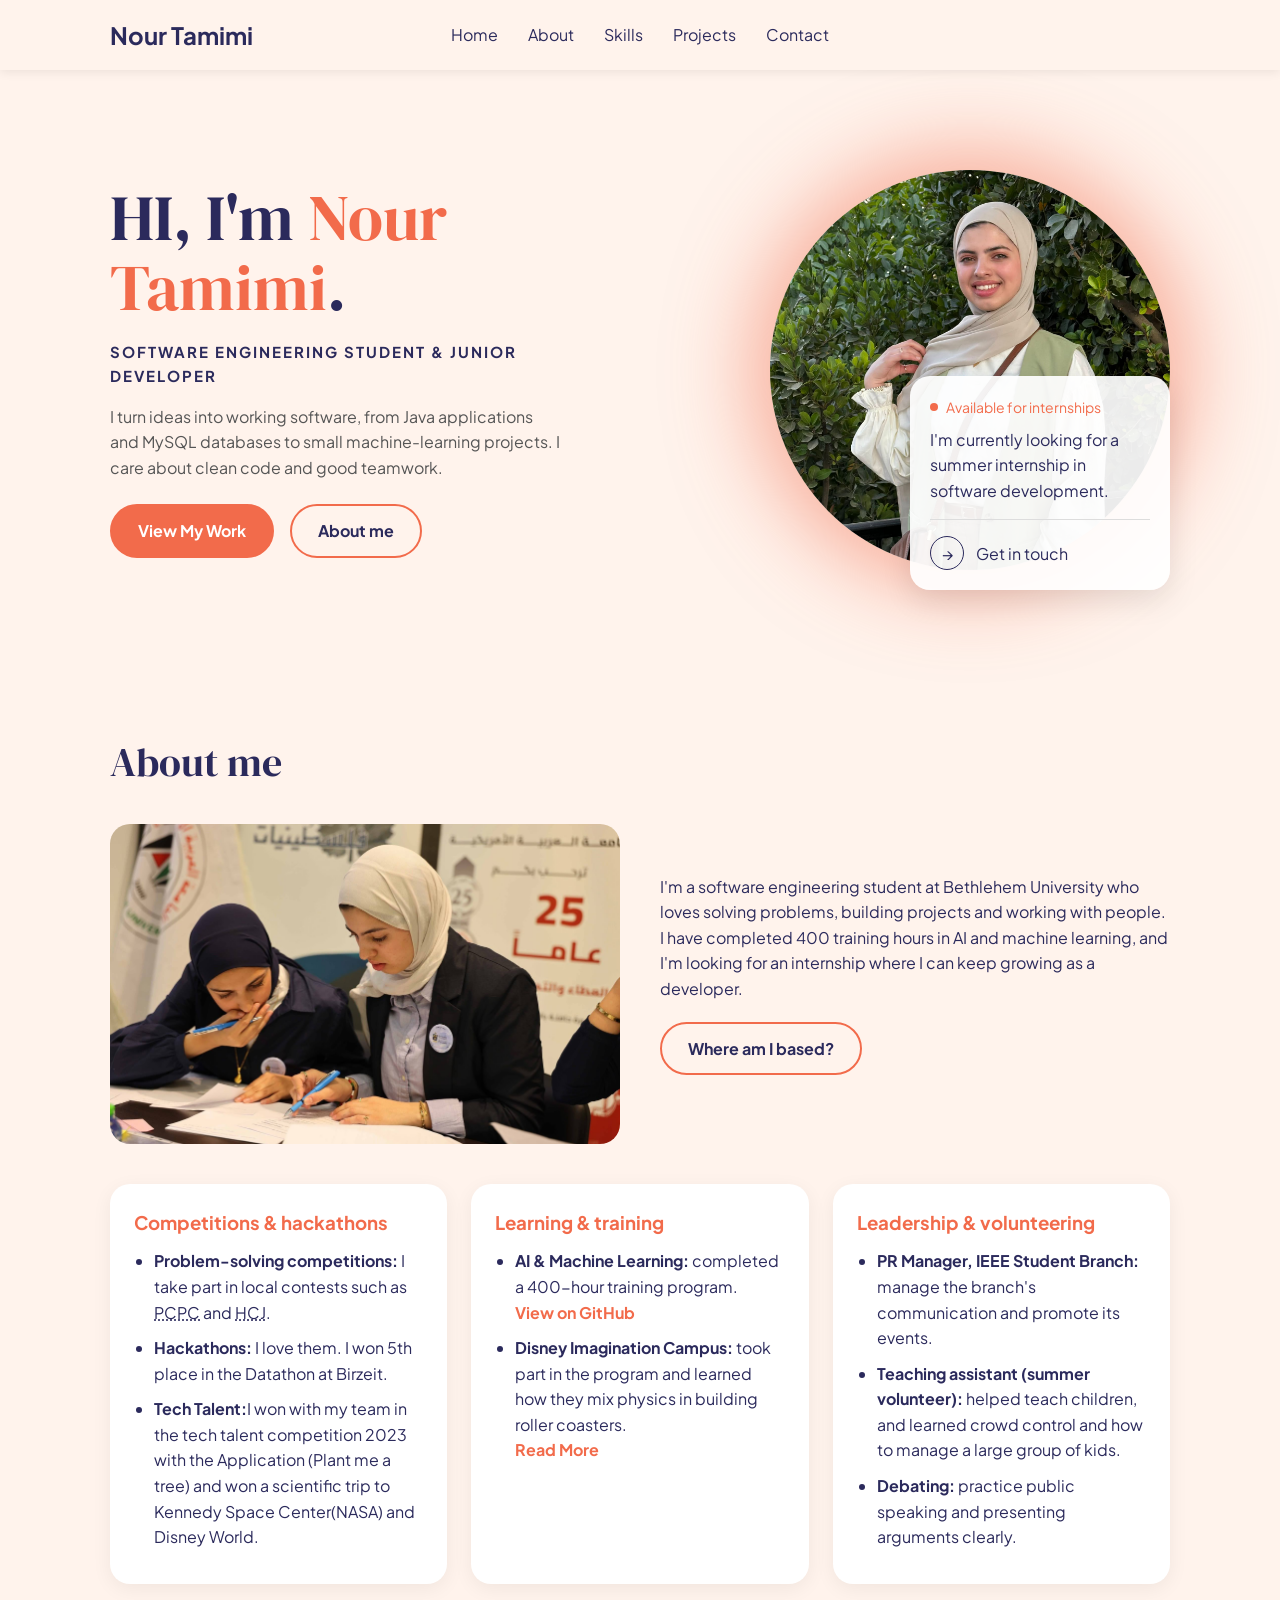
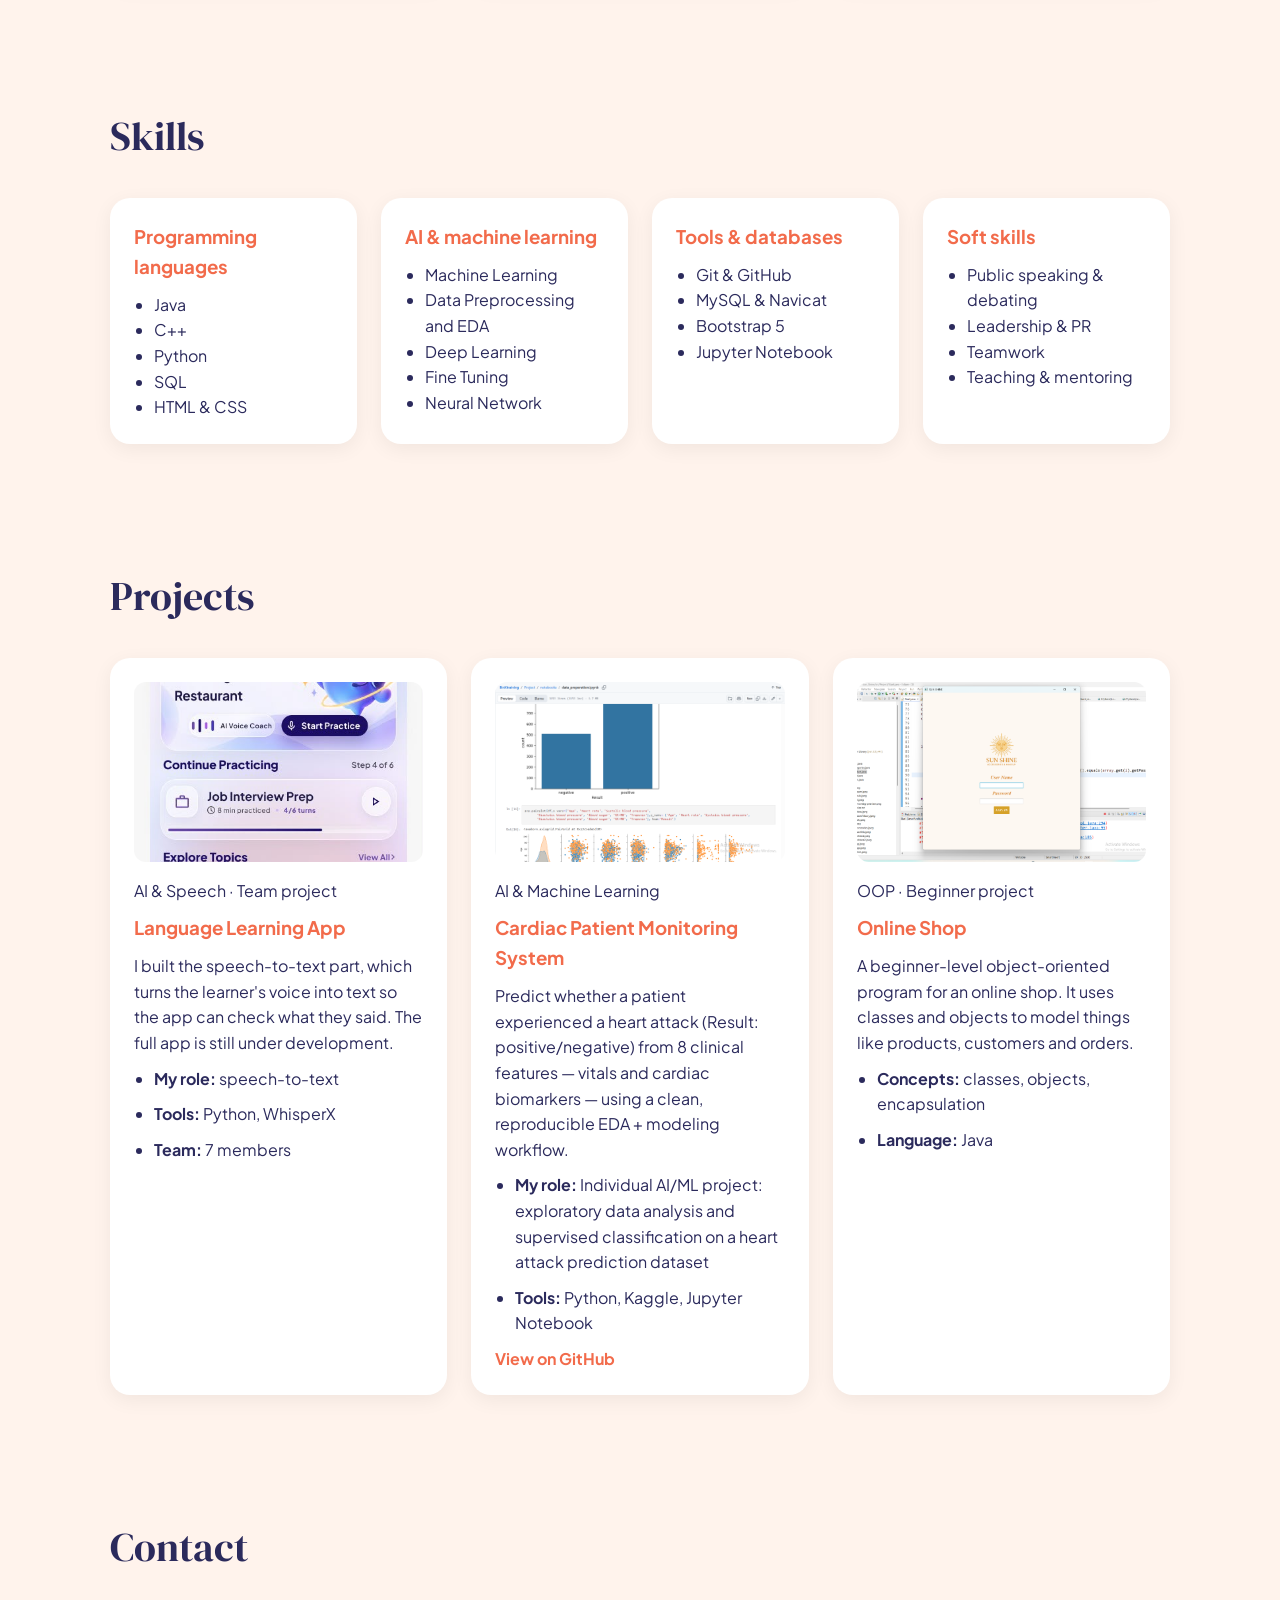
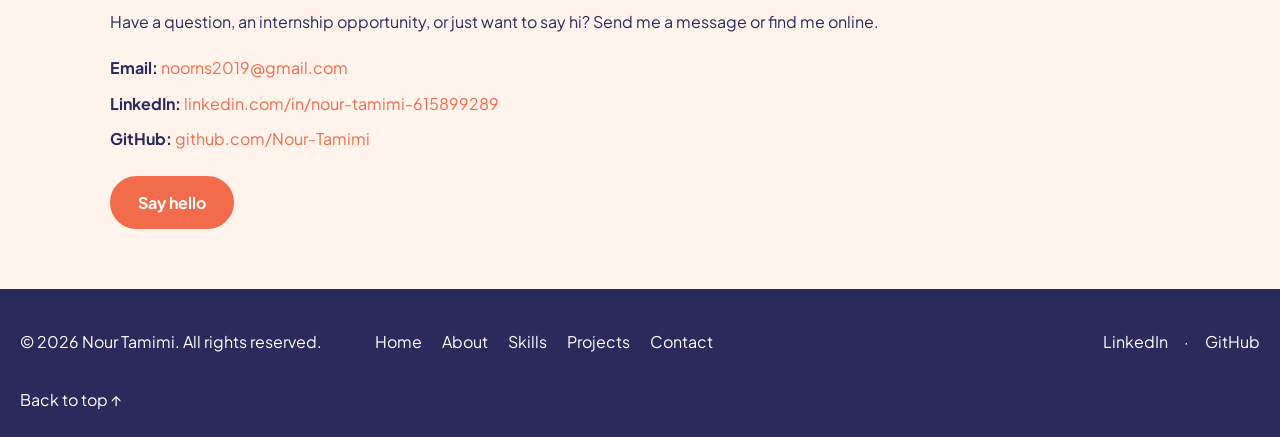
<file: index.html>
<!DOCTYPE html>
<html lang="en">
<head>
    <meta charset="UTF-8">
    <meta name="viewport" content="width=device-width, initial-scale=1.0">
    <link rel="preconnect" href="https://fonts.googleapis.com">
    <link rel="preconnect" href="https://fonts.gstatic.com" crossorigin>
    <link href="https://fonts.googleapis.com/css2?family=DM+Serif+Display:ital@0;1&family=Plus+Jakarta+Sans:ital,wght@0,200..800;1,200..800&family=Roboto+Slab:wght@100..900&display=swap" rel="stylesheet">
    <link rel="stylesheet" href="style.css">
    <title>Nour's Portfolio</title>
</head>

<body>

<header id="top">
  <nav>
    <a class="logo" href="#home"><b>Nour Tamimi</b></a>

    <ul>
      <li><a href="#home">Home</a></li>
      <li><a href="#about">About</a></li>
      <li><a href="#skills">Skills</a></li>
      <li><a href="#projects">Projects</a></li>
      <li><a href="#contact">Contact</a></li>
    </ul>
  </nav>
</header>

<main>


  <section id="home">

    <div class="hi">
      <h1>HI, I'm <span>Nour Tamimi</span>.</h1>
      <h2>SOFTWARE ENGINEERING STUDENT &amp; JUNIOR DEVELOPER</h2>
      <p>I turn ideas into working software, from Java applications and MySQL databases to small machine-learning projects. I care about clean code and good teamwork.</p>

      <div class="hero-buttons">
        <a class="btn btn-primary" href="#projects">View My Work</a>
        <a class="btn btn-outline" href="#about">About me</a>
      </div>
    </div>

    <div class="aboutMe">
      <img class="MyPhoto" src="images/nour.jpeg" alt="Photo of Nour">

      <aside class="status-card">
        <p class="status-label"><span class="dot"></span> Available for internships</p>
        <p>I'm currently looking for a summer internship in software development.</p>
        <a class="card-link" href="#contact"><span class="arrow-circle">→</span>  Get in touch</a>
      </aside>
    </div>

  </section>


  <section id="about">
    <h2>About me</h2>

    <div class="about-intro">
      <img class="about-photo" src="images/nourworking2.JPG" alt="Photo of Nour working">

      <div class="about-text">
        <p>I'm a software engineering student at Bethlehem University who loves solving
          problems, building projects and working with people. I have completed
          400 training hours in AI and machine learning, and I'm looking for an
          internship where I can keep growing as a developer.</p>

        <details>
          <summary>Where am I based?</summary>
          <p>Hebron, Palestine</p>
        </details>

      
      </div>
    </div>

    <div class="about-groups">

      <section class="about-card">
        <h3>Competitions &amp; hackathons</h3>
        <ul>
          <li>
            <strong>Problem-solving competitions:</strong> I take part in local
            contests such as <abbr title="Palestinian Collegiate Programming Contest">PCPC</abbr> and <abbr title="Hebron Code Jam">HCJ</abbr>.
          </li>
          <li>
            <strong>Hackathons:</strong> I love them. I won 5th place in the
            Datathon at Birzeit.
          </li>
          <li><strong>Tech Talent:</strong>I won with my team in the tech talent competition 2023 with the Application (Plant me a tree) and won a scientific trip to Kennedy Space Center(NASA) and Disney World.</li>
        </ul>
      </section>

      <section class="about-card">
        <h3>Learning &amp; training</h3>
        <ul>
          <li>
            <strong>AI &amp; Machine Learning:</strong> completed a 400-hour
            training program.
            <br>
              <a href="https://github.com/Nour-Tamimi/BinXtraining.git" target="_blank" rel="noopener noreferrer">View on GitHub</a>
          </li>
          <li>
            <strong>Disney Imagination Campus:</strong> took part in the program and learned how they mix physics in building roller coasters.
             <br>
              <a href="https://www.worldpartnerships.org/day-5---disney-imagination-campus.html" target="_blank" rel="noopener noreferrer">Read More</a>
          </li>
        </ul>
      </section>

      <section class="about-card">
        <h3>Leadership &amp; volunteering</h3>
        <ul>
          <li>
            <strong>PR Manager, IEEE Student Branch:</strong> manage the branch's
            communication and promote its events.
          </li>
          <li>
            <strong>Teaching assistant (summer volunteer):</strong> helped teach
            children, and learned crowd control and how to manage a large group
            of kids.
          </li>
          <li>
            <strong>Debating:</strong> practice public speaking and presenting
            arguments clearly.
          </li>
        </ul>
      </section>

    </div>
  </section>

 
  <section id="skills">
    <h2>Skills</h2>

    <div class="skills-grid">
      <article>
        <h3>Programming languages</h3>
        <ul>
          <li>Java</li>
          <li>C++</li>
          <li>Python</li>
          <li>SQL</li>
          <li>HTML &amp; CSS</li>
        </ul>
      </article>

      <article>
        <h3>AI &amp; machine learning</h3>
        <ul>
          <li>Machine Learning</li>
          <li>Data Preprocessing and EDA</li>
          <li>Deep Learning</li>
          <li>Fine Tuning</li>
          <li>Neural Network</li>
        </ul>
      </article>

      <article>
        <h3>Tools &amp; databases</h3>
        <ul>
          <li>Git &amp; GitHub</li>
          <li>MySQL &amp; Navicat</li>
          <li>Bootstrap 5</li>
          <li>Jupyter Notebook</li>
        </ul>
      </article>

      <article>
        <h3>Soft skills</h3>
        <ul>
          <li>Public speaking &amp; debating</li>
          <li>Leadership &amp; PR</li>
          <li>Teamwork</li>
          <li>Teaching &amp; mentoring</li>
        </ul>
      </article>
    </div>
  </section>


  <section id="projects">
    <h2>Projects</h2>

    <div class="projects-grid">
      <article>
        <img src="images/ELIO.jpeg" alt="Screenshot of ELIO, the language learning app">
        <p>AI &amp; Speech · Team project</p>
        <h3>Language Learning App</h3>
        <p>
          I built the speech-to-text part, which turns the learner's voice into
          text so the app can check what they said. The full app is still under
          development.
        </p>
        <ul>
          <li><strong>My role:</strong> speech-to-text</li>
          <li><strong>Tools:</strong> Python, WhisperX</li>
          <li><strong>Team:</strong> 7 members</li>
        </ul>
      </article>

      <article>
        <img src="images/ML.png" alt="Cardiac patient monitoring system">
        <p>AI &amp; Machine Learning</p>
        <h3>Cardiac Patient Monitoring System</h3>
        <p>
          Predict whether a patient experienced a heart attack (Result: positive/negative) from 8 clinical features — vitals and cardiac biomarkers — using a clean, reproducible EDA + modeling workflow.
        </p>
        <ul>
          <li><strong>My role:</strong> Individual AI/ML project: exploratory data analysis and supervised classification on a heart attack prediction dataset</li>
          <li><strong>Tools:</strong> Python, Kaggle, Jupyter Notebook</li>
        </ul>
        <a href="https://github.com/Nour-Tamimi/BinXtraining/tree/main/Project" target="_blank" rel="noopener noreferrer">View on GitHub</a>
      </article>

      <article>
        <img src="images/SUNSHINE.png" alt="Online shop console program">
        <p>OOP · Beginner project</p>
        <h3>Online Shop</h3>
        <p>
          A beginner-level object-oriented program for an online shop. It uses
          classes and objects to model things like products, customers and
          orders.
        </p>
        <ul>
          <li><strong>Concepts:</strong> classes, objects, encapsulation</li>
          <li><strong>Language:</strong> Java</li>
        </ul>
      </article>
    </div>
  </section>



  <section id="contact">
    <h2>Contact</h2>
    <p>
      Have a question, an internship opportunity, or just want to say hi?
      Send me a message or find me online.
    </p>

    <address>
      <ul>
        <li>
          <strong>Email:</strong>
          <a   href="https://mail.google.com/mail/?view=cm&to=noorns2019@gmail.com&su=Hello%20Nour" target="_blank" rel="noopener noreferrer">noorns2019@gmail.com</a>
        </li>
        <li>
          <strong>LinkedIn:</strong>
          <a href="https://www.linkedin.com/in/nour-tamimi-615899289/" target="_blank" rel="noopener noreferrer">linkedin.com/in/nour-tamimi-615899289</a>
        </li>
        <li>
          <strong>GitHub:</strong>
          <a href="https://github.com/Nour-Tamimi" target="_blank" rel="noopener noreferrer">github.com/Nour-Tamimi</a>
        </li>
      </ul>
    </address>

<a class="btn btn-primary"
   href="https://mail.google.com/mail/?view=cm&to=noorns2019@gmail.com&su=Hello%20Nour"
   target="_blank" rel="noopener noreferrer">Say hello</a>  </section>

</main>

<footer>
  <p>&copy; 2026 Nour Tamimi. All rights reserved.</p>

  <nav>
    <ul>
      <li><a href="#home">Home</a></li>
      <li><a href="#about">About</a></li>
      <li><a href="#skills">Skills</a></li>
      <li><a href="#projects">Projects</a></li>
      <li><a href="#contact">Contact</a></li>
    </ul>
  </nav>


    <a href="https://www.linkedin.com/in/nour-tamimi-615899289/" target="_blank" rel="noopener noreferrer">LinkedIn</a> ·
    <a href="https://github.com/Nour-Tamimi" target="_blank" rel="noopener noreferrer">GitHub</a>
    <a href="#home">Back to top ↑</a>
</footer>

</body>
</html>
</file>
<file: style.css>
:root {
  --bg: #fff3ec;      
  --navy: #2b2a5c;     
  --coral: #f26b4b;  
  scroll-behavior: smooth;
  scroll-padding-top: 70px  
}

* {
  margin: 0;
  padding: 0;
  box-sizing: border-box;  
}

body {
  background: var(--bg);
  color: var(--navy);
  font-family: 'Plus Jakarta Sans', sans-serif;
  line-height: 1.6;
}

a {
  text-decoration: none;   
  color: var(--navy);
}

img {
  display: block;         
  max-width: 100%;
}

/* ========== Navbar ========== */
#top{
  position: sticky;
  top: 0; 
  background: var(--bg);     
  z-index: 10;           
  box-shadow: 0 2px 10px rgba(0, 0, 0, 0.08);
}
nav {
  display: grid;
  grid-template-columns: 1fr auto 1fr;   /* left | center | right */
  align-items: center;
  max-width: 1100px;
  margin: 0 auto;
  padding: 16px 20px;
}

.logo {
  font-size: 24px;
}

nav ul {
  display: flex;            
  gap: 30px;
  list-style: none;         
}

nav a:hover {
  color: var(--coral);
}

/* ========== Buttons ========== */
.btn {
  display: inline-block;
  padding: 12px 26px;
  border: 2px solid var(--coral);
  border-radius: 30px;     
  font-weight: bold;
}

.btn-primary {
  background: var(--coral);
  color: white;
}

.btn-outline {
  color: var(--navy);
}

.btn:hover {
  background: var(--navy);
  border-color: var(--navy);
  color: white;
}

/* ========== Home ========== */
#home {
  display: grid;
  grid-template-columns: 1fr 1fr;  
  align-items: center;
  gap: 48px;
  max-width: 1100px;
  margin: 0 auto;
  padding: 48px 20px;
   min-height: 600px;}

.hi h1 {
  font-family: 'DM Serif Display', serif;
  font-weight: normal;
  font-size: 64px;
  line-height: 1.1;
}

.hi h1 span {
  color: var(--coral);
}

.hi h2 {
  margin-top: 16px;
  font-size: 15px;
  letter-spacing: 2px;      
}

.hi p {
  margin-top: 16px;
  max-width: 450px;
  color: #555;
}

.hero-buttons {
  display: flex;            
  gap: 16px;
  margin-top: 24px;
}


.aboutMe {
  position: relative;       
  width: 400px;
  justify-self: end;        
}

.MyPhoto {
  width: 400px;
  height: 400px;            
  object-fit: cover;        
  border-radius: 50%;       
  box-shadow: 0 0 80px 20px rgba(242, 107, 75, 0.5);   
}

/* Status card on top of the photo */
.status-card {
  position: absolute;
  bottom: -20px;
  right: 0;
  width: 260px;
  padding: 20px;
  background: rgba(255, 255, 255, 0.92);
  border-radius: 20px;
  box-shadow: 0 10px 30px rgba(0, 0, 0, 0.1);
}

.status-label {
  display: flex;
  align-items: center;      
  gap: 8px;
  margin-bottom: 8px;
  font-size: 14px;
  color: var(--coral);
}

.dot {
  width: 8px;
  height: 8px;
  background: var(--coral);
  border-radius: 50%;
}

.card-link {
  display: flex;
  align-items: center;
  gap: 12px;
  margin-top: 16px;
  padding-top: 16px;
  border-top: 1px solid #ddd;   
}

.arrow-circle {
  display: flex;
  justify-content: center;
  align-items: center;     
  width: 34px;
  height: 34px;
  border: 1px solid var(--navy);
  border-radius: 50%;
}

.card-link:hover .arrow-circle {
  background: var(--coral);
  border-color: var(--coral);
  color: white;
}

/* ==========  Shared style for the other sections ========== */
#about, #skills, #projects, #contact {
  max-width: 1100px;
  margin: 0 auto;
  padding: 60px 20px;
}

#about h2, #skills h2, #projects h2, #contact h2 {
  font-family: 'DM Serif Display', serif;
  font-weight: normal;
  font-size: 40px;
  margin-bottom: 30px;
}

h3 {
  color: var(--coral);
  margin-bottom: 10px;
}

/* ==========  About ========== */
.about-intro {
  display: grid;
  grid-template-columns: 1fr 1fr;  
  gap: 40px;
  align-items: center;
}

.about-photo {
  width: 100%;
  height: 320px;
  object-fit: cover;
  border-radius: 20px;
}

.about-text p {
  margin-bottom: 20px;
}

details {
  margin-bottom: 20px;
}


summary {
  display: inline-block;           
  padding: 12px 26px;
  border: 2px solid var(--coral);
  border-radius: 30px;              
  font-weight: bold;
  color: var(--navy);
  cursor: pointer;                  
  list-style: none;               
}

summary::-webkit-details-marker {
  display: none;                    }

summary:hover {
  background: var(--coral);
  color: white;
}

details p {
  margin-top: 12px;                 
}

.about-groups {
  display: grid;
  grid-template-columns: 1fr 1fr 1fr;   /* three cards in a row */
  gap: 24px;
  margin-top: 40px;
}

/* ==========  Cards (About, Skills, Projects) ========== */
.about-card,
.skills-grid article,
.projects-grid article {
  background: white;
  padding: 24px;
  border-radius: 20px;
  box-shadow: 0 5px 20px rgba(0, 0, 0, 0.06);
}

.about-card:hover,
.skills-grid article:hover,
.projects-grid article:hover {
  transform: translateY(-5px);      
}

.about-card ul,
.skills-grid ul,
.projects-grid ul {
  padding-left: 20px;               
}

.about-card li,
.projects-grid li {
  margin-bottom: 10px;
}
.about-card a{
  color: var(--coral);
  font-weight: bold;

}
/* ==========  Skills ========== */
.skills-grid {
  display: grid;
  grid-template-columns: 1fr 1fr 1fr 1fr; 
  gap: 24px;
}

/* ==========  Projects ========== */
.projects-grid {
  display: grid;
  grid-template-columns: 1fr 1fr 1fr;  
  gap: 24px;
}

.projects-grid img {
  width: 100%;
  height: 180px;
  object-fit: cover;
  border-radius: 12px;
  margin-bottom: 16px;
}

.projects-grid article p {
  margin-bottom: 10px;
}

.projects-grid a {
  color: var(--coral);
  font-weight: bold;
}

/* ========== Contact ========== */
#contact p {
  margin-bottom: 20px;
}

address {
  font-style: normal;             
  margin-bottom: 24px;
}

address ul {
  list-style: none;
}

address li {
  margin-bottom: 10px;
}

address a {
  color: var(--coral);
}

/* ========== Footer ========== */
footer {
  display: flex;
  justify-content: space-between;
  align-items: center;
  flex-wrap: wrap;                
  gap: 16px;
  padding: 24px 20px;
  background: var(--navy);
  color: white;
}

footer a {
  color: white;
}

footer a:hover {
  color: var(--coral);
}

footer ul {
  display: flex;
  gap: 20px;
  list-style: none;
}

/* ========== Mobile (screens 768px wide or smaller) ========== */
@media (max-width: 768px) {

  nav {
    grid-template-columns: 1fr;     /* logo above the menu */
    text-align: center;
    gap: 10px;
  }

  nav ul {
    justify-content: center;
    flex-wrap: wrap;                /* links go to the next line if needed */
    gap: 16px;
  }

  #home,
  .about-intro,
  .about-groups,
  .skills-grid,
  .projects-grid {
    grid-template-columns: 1fr;     /* everything becomes one column */
  }

  .hi {
    text-align: center;
  }

  .hi h1 {
    font-size: 40px;
  }

  .hi p {
    margin: 16px auto 0;
  }

  .hero-buttons {
    justify-content: center;
  }

  .aboutMe {
    width: 280px;
    justify-self: center;           /* center the photo */
  }

  .MyPhoto {
    width: 280px;
    height: 280px;
  }

  .status-card {
    position: static;               /* card goes below the photo */
    width: 100%;
    margin-top: 24px;
  }

  footer {
    flex-direction: column;
    text-align: center;
  }
}
</file>
